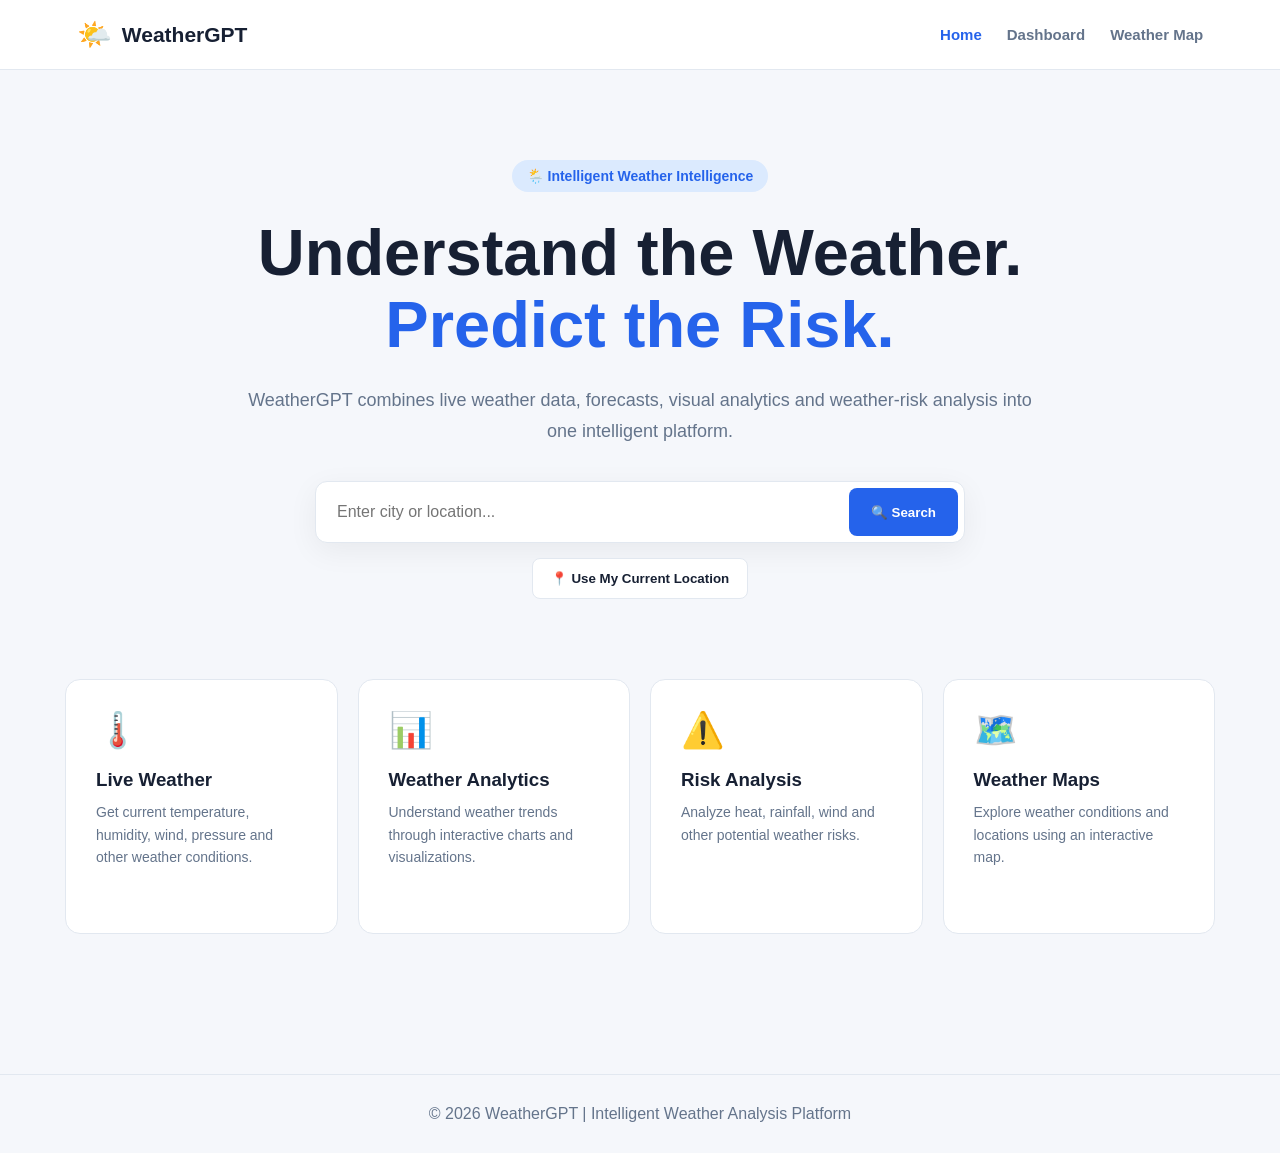
<file: frontend/index.html>
<!DOCTYPE html>
<html lang="en">
<head>
    <meta charset="UTF-8">
    <meta name="viewport" content="width=device-width, initial-scale=1.0">

    <title>WeatherGPT - Intelligent Weather Analysis</title>

    <link rel="stylesheet" href="css/style.css">
</head>

<body>

    <!-- Navigation -->
    <header class="navbar">
        <div class="logo">
            <span class="logo-icon">🌤️</span>
            <span>WeatherGPT</span>
        </div>

        <nav>
            <a href="index.html" class="active">Home</a>
            <a href="dashboard.html">Dashboard</a>
            <a href="map.html">Weather Map</a>
        </nav>
    </header>


    <!-- Hero Section -->
    <main class="hero">

        <section class="hero-content">

            <div class="hero-badge">
                🌦️ Intelligent Weather Intelligence
            </div>

            <h1>
                Understand the Weather.
                <span>Predict the Risk.</span>
            </h1>

            <p>
                WeatherGPT combines live weather data, forecasts,
                visual analytics and weather-risk analysis into one
                intelligent platform.
            </p>


            <!-- Search -->
            <div class="search-container">

                <input
                    type="text"
                    id="locationInput"
                    placeholder="Enter city or location..."
                    autocomplete="off"
                >

                <button id="searchButton">
                    🔍 Search
                </button>

            </div>


            <button id="currentLocationButton" class="location-button">
                📍 Use My Current Location
            </button>


            <!-- Search error -->
            <div id="searchError" class="error-message"></div>

        </section>


        <!-- Feature Cards -->
        <section class="feature-grid">

            <div class="feature-card">
                <div class="feature-icon">🌡️</div>
                <h3>Live Weather</h3>
                <p>
                    Get current temperature, humidity,
                    wind, pressure and other weather conditions.
                </p>
            </div>

            <div class="feature-card">
                <div class="feature-icon">📊</div>
                <h3>Weather Analytics</h3>
                <p>
                    Understand weather trends through
                    interactive charts and visualizations.
                </p>
            </div>

            <div class="feature-card">
                <div class="feature-icon">⚠️</div>
                <h3>Risk Analysis</h3>
                <p>
                    Analyze heat, rainfall, wind and other
                    potential weather risks.
                </p>
            </div>

            <div class="feature-card">
                <div class="feature-icon">🗺️</div>
                <h3>Weather Maps</h3>
                <p>
                    Explore weather conditions and locations
                    using an interactive map.
                </p>
            </div>

        </section>

    </main>


    <!-- Footer -->
    <footer>
        <p>
            © 2026 WeatherGPT | Intelligent Weather Analysis Platform
        </p>
    </footer>


    <script src="js/app.js"></script>

</body>
</html>
</file>
<file: frontend/css/style.css>
/* ==============================
   GLOBAL
============================== */

* {
    margin: 0;
    padding: 0;
    box-sizing: border-box;
}

:root {
    --primary: #2563eb;
    --primary-dark: #1d4ed8;
    --background: #f5f7fb;
    --surface: #ffffff;
    --text: #172033;
    --muted: #64748b;
    --border: #e2e8f0;
    --success: #16a34a;
    --warning: #f59e0b;
    --danger: #dc2626;
}

body {
    font-family:
        Arial,
        Helvetica,
        sans-serif;

    background: var(--background);
    color: var(--text);

    min-height: 100vh;
}


/* ==============================
   NAVBAR
============================== */

.navbar {
    height: 70px;

    display: flex;
    align-items: center;
    justify-content: space-between;

    padding: 0 6%;

    background: var(--surface);

    border-bottom: 1px solid var(--border);

    position: sticky;
    top: 0;
    z-index: 1000;
}

.logo {
    display: flex;
    align-items: center;
    gap: 10px;

    font-size: 21px;
    font-weight: 700;
}

.logo-icon {
    font-size: 28px;
}

.navbar nav {
    display: flex;
    gap: 25px;
}

.navbar nav a {
    color: var(--muted);
    text-decoration: none;

    font-size: 15px;
    font-weight: 600;

    transition: 0.2s;
}

.navbar nav a:hover,
.navbar nav a.active {
    color: var(--primary);
}


/* ==============================
   HERO
============================== */

.hero {
    max-width: 1200px;

    margin: auto;

    padding: 90px 25px;
}

.hero-content {
    text-align: center;

    max-width: 800px;

    margin: auto;
}

.hero-badge {
    display: inline-block;

    padding: 8px 15px;

    border-radius: 30px;

    background: #dbeafe;

    color: var(--primary);

    font-size: 14px;
    font-weight: 600;

    margin-bottom: 25px;
}

.hero h1 {
    font-size: clamp(38px, 6vw, 65px);

    line-height: 1.1;

    margin-bottom: 25px;
}

.hero h1 span {
    color: var(--primary);
}

.hero p {
    color: var(--muted);

    font-size: 18px;

    line-height: 1.7;

    margin-bottom: 35px;
}


/* ==============================
   SEARCH
============================== */

.search-container {
    display: flex;

    max-width: 650px;

    margin: auto;

    background: var(--surface);

    border: 1px solid var(--border);

    border-radius: 12px;

    padding: 6px;

    box-shadow: 0 8px 30px rgba(0, 0, 0, 0.06);
}

.search-container input {
    flex: 1;

    border: none;
    outline: none;

    padding: 15px;

    font-size: 16px;

    background: transparent;
}

.search-container button,
.primary-button {
    border: none;

    background: var(--primary);

    color: white;

    padding: 13px 22px;

    border-radius: 8px;

    cursor: pointer;

    font-weight: 600;

    text-decoration: none;

    transition: 0.2s;
}

.search-container button:hover,
.primary-button:hover {
    background: var(--primary-dark);
}

.location-button {
    margin-top: 15px;

    border: 1px solid var(--border);

    background: white;

    padding: 12px 18px;

    border-radius: 8px;

    cursor: pointer;

    font-weight: 600;

    color: var(--text);
}


/* ==============================
   FEATURES
============================== */

.feature-grid {
    display: grid;

    grid-template-columns:
        repeat(4, 1fr);

    gap: 20px;

    margin-top: 80px;
}

.feature-card {
    background: var(--surface);

    padding: 30px;

    border-radius: 15px;

    border: 1px solid var(--border);

    transition: 0.25s;
}

.feature-card:hover {
    transform: translateY(-5px);

    box-shadow:
        0 10px 30px rgba(0, 0, 0, 0.07);
}

.feature-icon {
    font-size: 35px;

    margin-bottom: 18px;
}

.feature-card h3 {
    margin-bottom: 10px;
}

.feature-card p {
    color: var(--muted);

    line-height: 1.6;

    font-size: 14px;
}


/* ==============================
   ERRORS
============================== */

.error-message {
    color: var(--danger);

    margin-top: 12px;

    text-align: center;

    font-size: 14px;
}


/* ==============================
   LOADING
============================== */

.loading {
    text-align: center;

    padding: 30px;
}

.hidden {
    display: none !important;
}

.spinner {
    width: 35px;
    height: 35px;

    border: 4px solid var(--border);

    border-top-color: var(--primary);

    border-radius: 50%;

    animation: spin 1s linear infinite;

    margin: auto auto 10px;
}

@keyframes spin {
    to {
        transform: rotate(360deg);
    }
}


/* ==============================
   FOOTER
============================== */

footer {
    text-align: center;

    padding: 30px;

    color: var(--muted);

    border-top: 1px solid var(--border);

    margin-top: 50px;
}


/* ==============================
   RESPONSIVE
============================== */

@media (max-width: 900px) {

    .feature-grid {
        grid-template-columns: repeat(2, 1fr);
    }

}

@media (max-width: 600px) {

    .navbar {
        padding: 0 20px;
    }

    .navbar nav {
        gap: 12px;
    }

    .navbar nav a {
        font-size: 13px;
    }

    .hero {
        padding: 60px 20px;
    }

    .search-container {
        flex-direction: column;
    }

    .search-container button {
        width: 100%;
    }

    .feature-grid {
        grid-template-columns: 1fr;
    }

}
</file>
